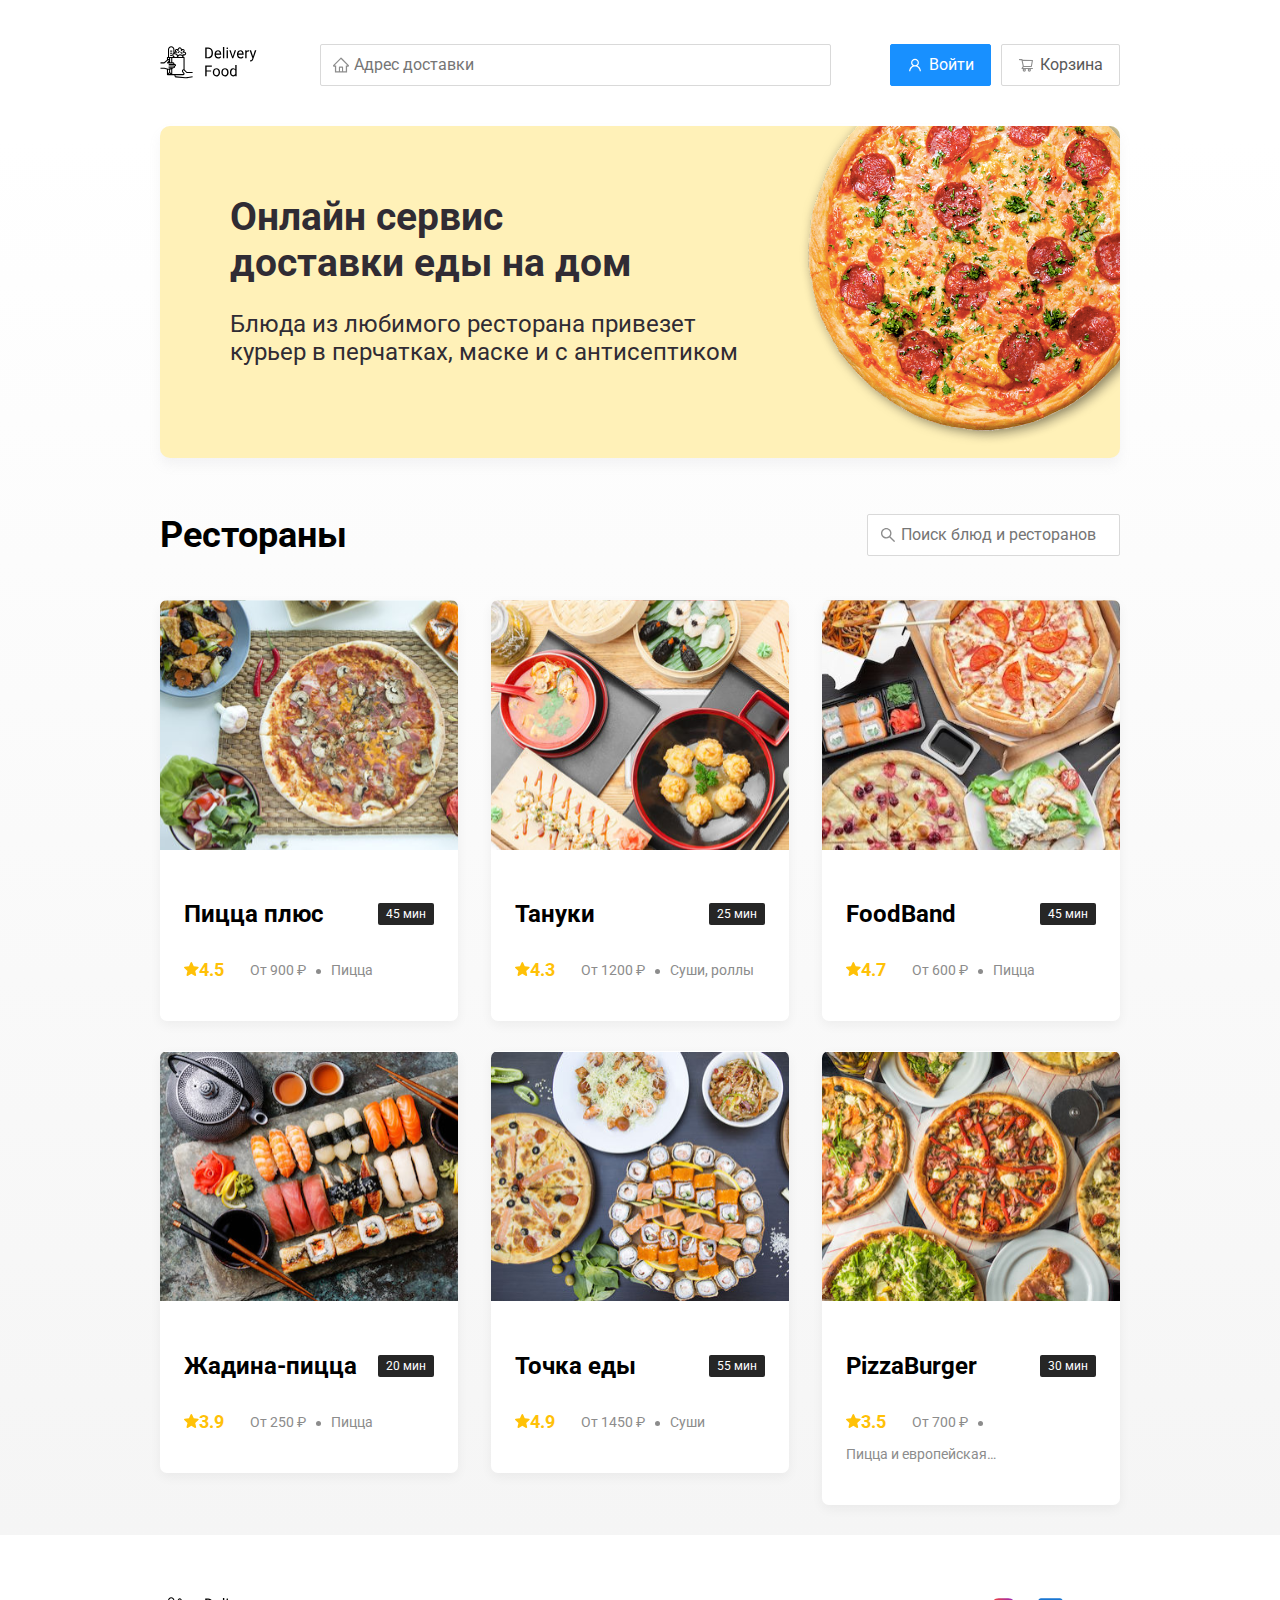
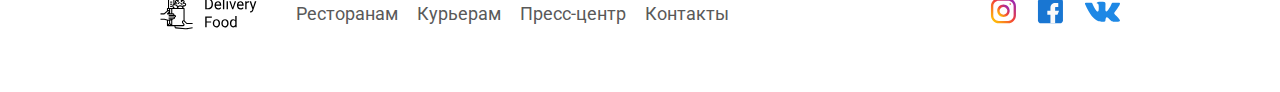
<file: index.html>
<!DOCTYPE html>
<html lang="ru">
<head>
    <meta charset="UTF-8">
    <meta name="viewport" content="width=device-width, initial-scale=1.0">
    <title>Delivery food - доставка еды</title>
    <link 
        href="https://fonts.googleapis.com/css2?family=Roboto:wght@400;700&display=swap" 
        rel="stylesheet"
    />
    <link rel="stylesheet" href="css/normalize.css">
    <link rel="stylesheet" href="css/style.css" />
</head>
<body> 
    <!-- ctrl + / -->
    <div class="container">
        <header class="header">
            <a href="index.html" class="logo">
                <img src="img/logo.svg" alt="Logo"> 
            </a>
            <input type="text" class="input adress-input" placeholder="Адрес доставки">
            <div class="buttons">
                <button class="button button-primary">
                    <img src="img/user.svg" alt="user" class="button-icon">
                    <span class="button-text">
                        Войти
                    </span>
                </button>
                <button class="button">
                    <img src="img/icon_pocket.svg" alt="pocket" class="button-icon">
                    <span class="button-text">
                        Корзина
                    </span>
                </button>
            </div>
        </header>
    </div>
    <!-- /.container -->
    <main class="main">
        <div class="container">
            <section class="promo">
                <h1 class="promo-title">Онлайн сервис <br />доставки еды на дом</h1>
                <p class="promo-text">Блюда из любимого ресторана привезет курьер в перчатках, маске и с антисептиком</p>
            </section>
    
            <section class="restaurants">
                <div class="section-heading">
                    <h2 class="section-title">Рестораны</h2>
                    <input type="text" class="input search-input" placeholder="Поиск блюд и ресторанов">
                </div>
                <div class="cards">
    
                    <a href="restaurant.html" class="card">
                        <img src="img/image.svg" alt="image" class="card-image">
                        <div class="card-text">
                            <div class="card-heading">
                                <h3 class="card-title">Пицца плюс</h3>
                                <span class="card-tag tag">45 мин</span>
                            </div>
                            <!-- /.card-heading -->
                            <div class="card-info">
                                <div class="raiting"><img src="img/star.svg" alt="image star">4.5</div>
                                <div class="price">От 900 ₽</div>
                                <div class="category">Пицца</div>
                            </div>
                        </div>
                        <!-- /.card-text -->
                    </a>
                    <!-- /.card -->
    
                    <a href="restaurant.html" class="card">
                        <img src="img/image2.svg" alt="image" class="card-image">
                        <div class="card-text">
                            <div class="card-heading">
                                <h3 class="card-title">Тануки</h3>
                                <span class="card-tag tag">25 мин</span>
                            </div>
                            <!-- /.card-heading -->
                            <div class="card-info">
                                <div class="raiting"><img src="img/star.svg" alt="image star">4.3</div>
                                <div class="price">От 1200 ₽</div>
                                <div class="category">Суши, роллы</div>
                            </div>
                        </div>
                        <!-- /.card-text -->
                    </a>
                    <!-- /.card -->
    
                    <a href="restaurant.html" class="card">
                        <img src="img/image3.svg" alt="image" class="card-image">
                        <div class="card-text">
                            <div class="card-heading">
                                <h3 class="card-title">FoodBand</h3>
                                <span class="card-tag tag">45 мин</span>
                            </div>
                            <!-- /.card-heading -->
                            <div class="card-info">
                                <div class="raiting"><img src="img/star.svg" alt="image star">4.7</div>
                                <div class="price">От 600 ₽</div>
                                <div class="category">Пицца</div>
                            </div>
                        </div>
                        <!-- /.card-text -->
                    </a>
                    <!-- /.card -->
    
                    <a href="restaurant.html" class="card">
                        <img src="img/image4.svg" alt="image" class="card-image">
                        <div class="card-text">
                            <div class="card-heading">
                                <h3 class="card-title">Жадина-пицца</h3>
                                <span class="card-tag tag">20 мин</span>
                            </div>
                            <!-- /.card-heading -->
                            <div class="card-info">
                                <div class="raiting"><img src="img/star.svg" alt="image star">3.9</div>
                                <div class="price">От 250 ₽</div>
                                <div class="category">Пицца</div>
                            </div>
                        </div>
                        <!-- /.card-text -->
                    </a>
                    <!-- /.card -->
    
                    <a href="restaurant.html" class="card">
                        <img src="img/image5.svg" alt="image" class="card-image">
                        <div class="card-text">
                            <div class="card-heading">
                                <h3 class="card-title">Точка еды</h3>
                                <span class="card-tag tag">55 мин</span>
                            </div>
                            <!-- /.card-heading -->
                            <div class="card-info">
                                <div class="raiting"><img src="img/star.svg" alt="image star">4.9</div>
                                <div class="price">От 1450 ₽</div>
                                <div class="category">Суши</div>
                            </div>
                        </div>
                        <!-- /.card-text -->
                    </a>
                    <!-- /.card -->
    
                    <a href="restaurant.html" class="card">
                        <img src="img/image6.svg" alt="image" class="card-image">
                        <div class="card-text">
                            <div class="card-heading">
                                <h3 class="card-title">PizzaBurger</h3>
                                <span class="card-tag tag">30 мин</span>
                            </div>
                            <!-- /.card-heading -->
                            <div class="card-info">
                                <div class="raiting"><img src="img/star.svg" alt="image star">3.5</div>
                                <div class="price">От 700 ₽</div>
                                <div class="category">Пицца и европейская кухня</div>
                            </div>
                        </div>
                        <!-- /.card-text -->
                    </a>
                    <!-- /.card -->
    
                </div>
                <!-- /.cards -->
            </section>
        </div>
    </main>
    <footer class="footer">
        <div class="container">
            <div class="footer-block">
                <img src="img/logo.svg" alt="" class="footer-logo">
                <nav class="footer-nav">
                    <a href="#" class="footer-link">Ресторанам</a>
                    <a href="#" class="footer-link">Курьерам</a>
                    <a href="#" class="footer-link">Пресс-центр</a>
                    <a href="#" class="footer-link">Контакты</a>
                </nav>
                <div class="social-links">
                    <a href="#" class="social-link"><img src="img/instagram.svg" alt="instagram image"></a>
                    <a href="#" class="social-link"><img src="img/facebook.svg" alt="facebook image"></a>
                    <a href="#" class="social-link"><img src="img/vk.svg" alt="vk image"></a>
                </div>
            </div>
        </div>
    </footer>
</body>
</html>
</file>
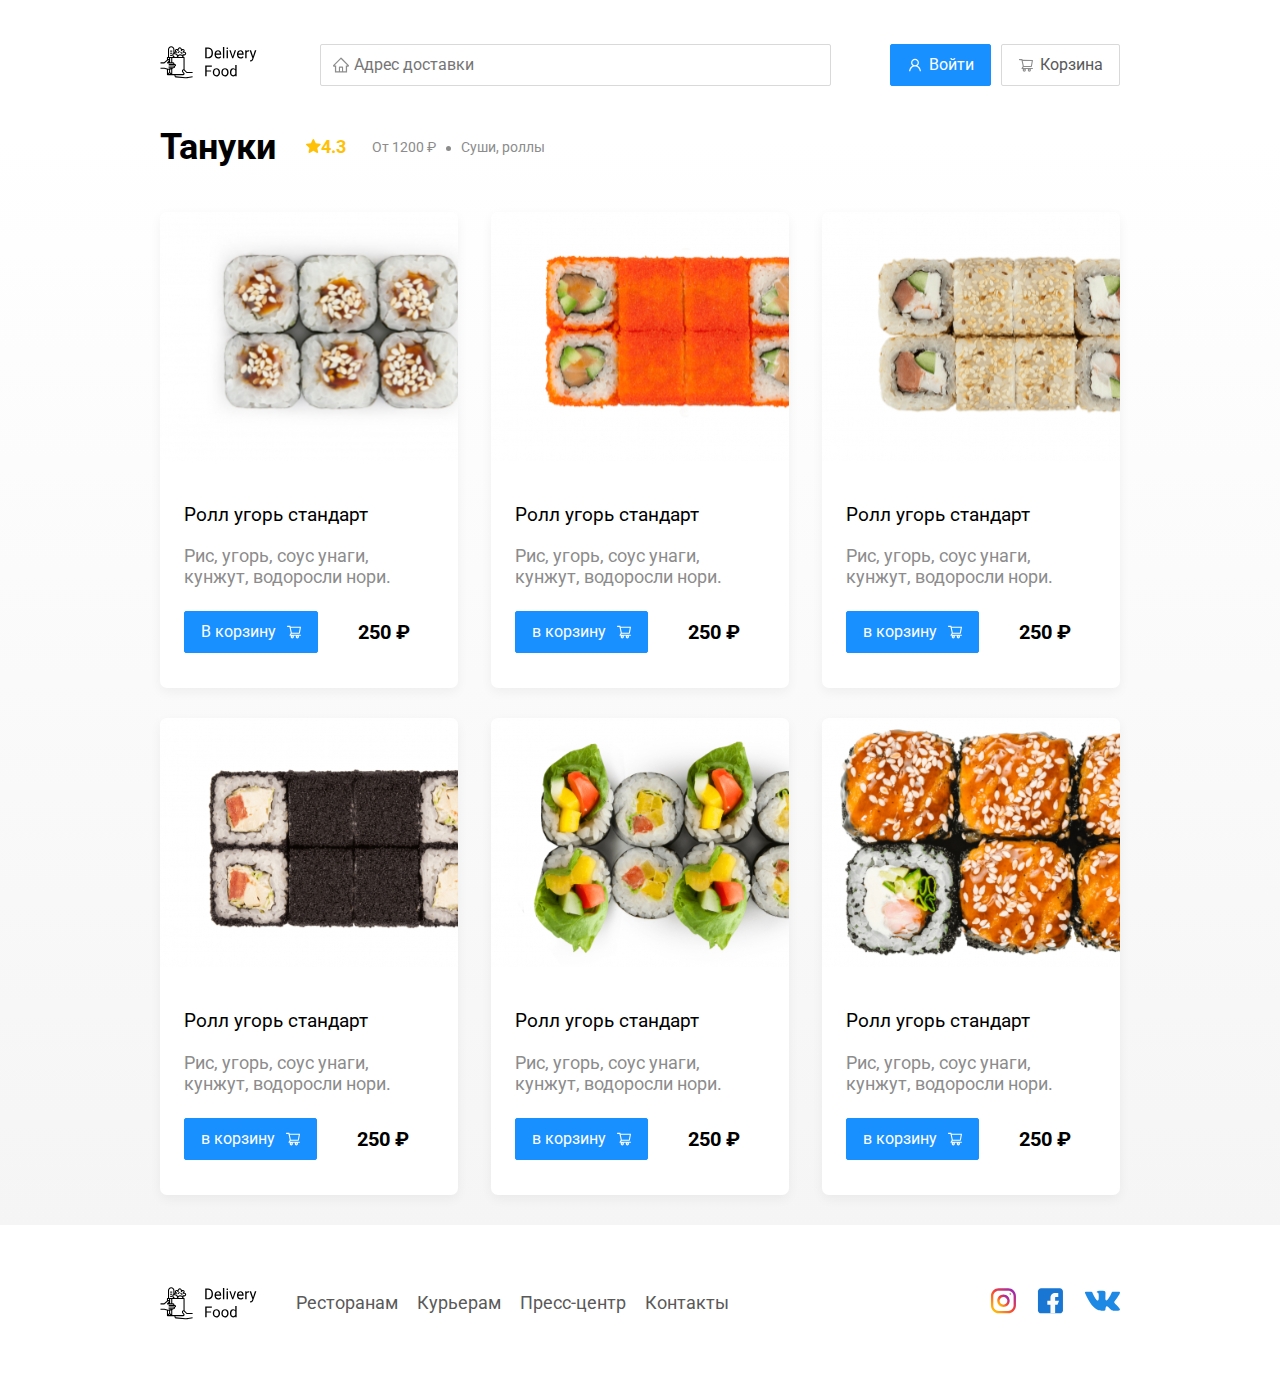
<file: restaurant.html>
<!DOCTYPE html>
<html lang="ru">
<head>
    <meta charset="UTF-8">
    <meta name="viewport" content="width=device-width, initial-scale=1.0">
    <title>Тануки - доставка еды на дом</title>
    <link 
        href="https://fonts.googleapis.com/css2?family=Roboto:wght@400;700&display=swap" 
        rel="stylesheet"
    />
    <link rel="stylesheet" href="css/animate.css" />
    <link rel="stylesheet" href="css/normalize.css">
    <link rel="stylesheet" href="css/style.css" />
</head>
<body> 
    <script src="js/wow.min.js"></script>
    <!-- ctrl + / -->
    <div class="container">
        <header class="header">
            <a href="index.html" class="logo animated fadeInRight delay-0.7s">
                <img src="img/logo.svg" alt="Logo"> 
            </a> 
            <input type="text" class="input adress-input" placeholder="Адрес доставки">
            <div class="buttons">
                <button class="button button-primary">
                    <img src="img/user.svg" alt="user" class="button-icon">
                    <span class="button-text">
                        Войти
                    </span>
                </button>
                <button class="button" id="cart-button">
                    <img src="img/icon_pocket.svg" alt="pocket" class="button-icon">
                    <span class="button-text">
                        Корзина
                    </span>
                </button>
            </div>
        </header>
    </div>
    <!-- /.container -->
    <main class="main">
        <div class="container">
            <section class="restaurants">
                <div class="section-heading">
                    <h2 class="section-title">Тануки</h2>
                    <div class="card-info">
                        <div class="raiting"><img src="img/star.svg" alt="image star">4.3</div>
                        <div class="price">От 1200 ₽</div>
                        <div class="category">Суши, роллы</div>
                    </div>
                </div>
                <div class="cards">
    
                    <div class="card wow fadeInUp" data-wow-delay="0.2s">
                        <img src="img/p2_1.svg" alt="image" class="card-image">
                        <div class="card-text">
                            <div class="card-heading">
                                <h3 class="card-title-reg">Ролл угорь стандарт</h3>
                            </div>
                            <!-- /.card-heading -->
                            <div class="card-info">
                                <div class="ingredients">Рис, угорь, соус унаги, кунжут, водоросли нори.</div>
                            </div>
                            <div class="card-buttons">
                                <button class="button button-primary">
                                    <span class="button-card-text">В&nbsp;корзину</span>
                                    <img src="img/card.svg" alt="" class="button-card-image">
                                </button>
                                <strong class="card-price-bold">250&nbsp;₽</strong>
                            </div>    
                        </div>
                        <!-- /.card-text -->
                    </div>
                    <!-- /.card -->
    
                    <div class="card wow fadeInUp" data-wow-delay="0.3s">
                        <img src="img/p2_2.svg" alt="image" class="card-image">
                        <div class="card-text">
                            <div class="card-heading">
                                <h3 class="card-title-reg">Ролл угорь стандарт</h3>
                            </div>
                            <!-- /.card-heading -->
                            <div class="card-info">
                                <div class="ingredients">Рис, угорь, соус унаги, кунжут, водоросли нори.</div>
                            </div>
                            <div class="card-buttons">
                                <button class="button button-primary">
                                    <span class="button-card-text">в&nbsp;корзину</span>
                                    <img src="img/card.svg" alt="" class="button-card-image">
                                </button>
                                <strong class="card-price-bold">250&nbsp;₽</strong>
                            </div>    
                        </div>
                        <!-- /.card-text -->
                    </div>
                    <!-- /.card -->
    
                    <div class="card wow fadeInUp" data-wow-delay="0.4s">
                        <img src="img/p2_3.svg" alt="image" class="card-image">
                        <div class="card-text">
                            <div class="card-heading">
                                <h3 class="card-title-reg">Ролл угорь стандарт</h3>
                            </div>
                            <!-- /.card-heading -->
                            <div class="card-info">
                                <div class="ingredients">Рис, угорь, соус унаги, кунжут, водоросли нори.</div>
                            </div>
                            <div class="card-buttons">
                                <button class="button button-primary">
                                    <span class="button-card-text">в&nbsp;корзину</span>
                                    <img src="img/card.svg" alt="" class="button-card-image">
                                </button>
                                <strong class="card-price-bold">250&nbsp;₽</strong>
                            </div>    
                        </div>
                        <!-- /.card-text -->
                    </div>
                    <!-- /.card -->
    
                    <div class="card wow fadeInUp" data-wow-delay="0.2s">
                        <img src="img/p2_4.svg" alt="image" class="card-image">
                        <div class="card-text">
                            <div class="card-heading">
                                <h3 class="card-title-reg">Ролл угорь стандарт</h3>
                            </div>
                            <!-- /.card-heading -->
                            <div class="card-info">
                                <div class="ingredients">Рис, угорь, соус унаги, кунжут, водоросли нори.</div>
                            </div>
                            <div class="card-buttons">
                                <button class="button button-primary">
                                    <span class="button-card-text">в&nbsp;корзину</span>
                                    <img src="img/card.svg" alt="" class="button-card-image">
                                </button>
                                <strong class="card-price-bold">250&nbsp;₽</strong>
                            </div>    
                        </div>
                        <!-- /.card-text -->
                    </div>
                    <!-- /.card -->
    
                    <div class="card wow fadeInUp" data-wow-delay="0.3s">
                        <img src="img/p2_5.svg" alt="image" class="card-image">
                        <div class="card-text">
                            <div class="card-heading">
                                <h3 class="card-title-reg">Ролл угорь стандарт</h3>
                            </div>
                            <!-- /.card-heading -->
                            <div class="card-info">
                                <div class="ingredients">Рис, угорь, соус унаги, кунжут, водоросли нори.</div>
                            </div>
                            <div class="card-buttons">
                                <button class="button button-primary">
                                    <span class="button-card-text">в&nbsp;корзину</span>
                                    <img src="img/card.svg" alt="" class="button-card-image">
                                </button>
                                <strong class="card-price-bold">250&nbsp;₽</strong>
                            </div>    
                        </div>
                        <!-- /.card-text -->
                    </div>
                    <!-- /.card -->
    
                    <div class="card wow fadeInUp" data-wow-delay="0.4s">
                        <img src="img/p2_6.svg" alt="image" class="card-image">
                        <div class="card-text">
                            <div class="card-heading">
                                <h3 class="card-title-reg">Ролл угорь стандарт</h3>
                            </div>
                            <!-- /.card-heading -->
                            <div class="card-info">
                                <div class="ingredients">Рис, угорь, соус унаги, кунжут, водоросли нори.</div>
                            </div>
                            <div class="card-buttons">
                                <button class="button button-primary">
                                    <span class="button-card-text">в&nbsp;корзину</span>
                                    <img src="img/card.svg" alt="" class="button-card-image">
                                </button>
                                <strong class="card-price-bold">250&nbsp;₽</strong>
                            </div>    
                        </div>
                        <!-- /.card-text -->
                    </div>
                    <!-- /.card -->
    
                </div>
                <!-- /.cards -->
            </section>
        </div>
    </main>
    <footer class="footer">
        <div class="container">
            <div class="footer-block">
                <img src="img/logo.svg" alt="logo" class="footer-logo">
                <nav class="footer-nav">
                    <a href="#" class="footer-link">Ресторанам</a>
                    <a href="#" class="footer-link">Курьерам</a>
                    <a href="#" class="footer-link">Пресс-центр</a>
                    <a href="#" class="footer-link">Контакты</a>
                </nav>
                <div class="social-links">
                    <a href="#" class="social-link"><img src="img/instagram.svg" alt="instagram image"></a>
                    <a href="#" class="social-link"><img src="img/facebook.svg" alt="facebook image"></a>
                    <a href="#" class="social-link"><img src="img/vk.svg" alt="vk image"></a>
                </div>
            </div>
        </div>
    </footer>
    <div class="modal">
        <div class="modal-dialog">
            <div class="modal-header">
                <h3 class="modal-title">Корзина</h3>
                <button class="close">&times;</button>
            </div>
            <!-- /.modal-header -->
            <div class="modal-body">
                <div class="food-row">
                    <div class="food-name">Ролл угорь стандарт</div>
                    <strong class="food-price">250&nbsp;₽</strong>
                    <div class="food-counter">
                        <button class="counter-button">-</button>
                        <span class="counter">1</span>
                        <button class="counter-button">+</button>
                    </div>
                </div>
                <!-- /.foods-row -->
                <div class="food-row">
                    <div class="food-name">Ролл угорь стандарт</div>
                    <strong class="food-price">250&nbsp;₽</strong>
                    <div class="food-counter">
                        <button class="counter-button">-</button>
                        <span class="counter">1</span>
                        <button class="counter-button">+</button>
                    </div>
                </div>
                <!-- /.foods-row -->
                <div class="food-row">
                    <div class="food-name">Ролл угорь стандарт</div>
                    <strong class="food-price">250&nbsp;₽</strong>
                    <div class="food-counter">
                        <button class="counter-button">-</button>
                        <span class="counter">1</span>
                        <button class="counter-button">+</button>
                    </div>
                </div>
                <!-- /.foods-row -->
                <div class="food-row">
                    <div class="food-name">Ролл угорь стандарт</div>
                    <strong class="food-price">250&nbsp;₽</strong>
                    <div class="food-counter">
                        <button class="counter-button">-</button>
                        <span class="counter">1</span>
                        <button class="counter-button">+</button>
                    </div>
                </div>
                <!-- /.foods-row -->
                <div class="food-row">
                    <div class="food-name">Ролл угорь стандарт</div>
                    <strong class="food-price">250&nbsp;₽</strong>
                    <div class="food-counter">
                        <button class="counter-button">-</button>
                        <span class="counter">1</span>
                        <button class="counter-button">+</button>
                    </div>
                </div>
                <!-- /.foods-row -->
            </div>
            <!-- /.modal-body -->
            <div class="modal-footer">
                <span class="modal-pricetag">1250&nbsp;₽</span>
                <div class="footer-buttons">
                    <button class="button button-primary">Оформить заказ</button>
                    <button class="button">Отменить заказ</button>
                </div>
            </div>
        </div>
    </div>
    <script src="js/main.js"></script>
    <!-- <script src="/js/wow.min.js"></script> -->
</body>
</html>
</file>
<file: css/style.css>
* {
    box-sizing: border-box;
}

body {
    font-family: 'Roboto', sans-serif;
    padding-top: 44px;
}

.main {
    background: linear-gradient(180deg, rgba(245, 245, 245, 0) 1.04%, #F5F5F5 100%);
}

.container {
    /* border: 1px solid red; */
    max-width: 1200px;
    margin: auto;
}

.header {
    display: flex;
    align-items: center;
    justify-content: space-between;
    margin-bottom: 40px;
}

.input {
    background: #FFFFFF;
    border: 1px solid #d9d9d9;
    border-radius: 2px;
    /* height: 40px;  */
    font-size: 16px;
    line-height: 24px;
    padding: 8px;
    padding-left: 33px;
    background-repeat: no-repeat;
    background-position: left 11px center;  
}

.adress-input {
    flex: 0.8;
    background-image: url(../img/home.svg);
}

.search-input {
    /* width: 300px; */
    flex: 0.3;
    background-image: url(../img/search.svg);
    margin-left: auto;
}

.buttons {
    display: flex;
    align-items: center;
}

.button {
    display: flex;
    align-items: center;
    padding: 8px 16px;
    background: #FFFFFF;
    border: 1px solid #D9D9D9;
    box-sizing: border-box;
    box-shadow: 0px 0px 2px rgba(0, 0, 0, 0.0015);
    border-radius: 2px;
    font-size: 16px;
    line-height: 24px;
    color: #595959;
}

.button-primary {
    background: #1890FF;
    border: 1px solid #1890FF;
    color: #fff;
    margin-right: 10px;
}

.button-icon {
    margin-right: 6px;
    vertical-align: middle;
}

.button-text {
    vertical-align: middle;
}

.button-card-text {
    margin-right: 10px;
}

.promo {
    box-shadow: 0px 7px 12px rgba(158, 158, 163, 0.1);
    background: #FFF1B8 url(../img/pizza.png) no-repeat top -216px right -105px / 537px;
    border-radius: 10px;
    padding: 68px 70px;
    margin-bottom: 56px;
}

.promo-title {
    margin: 0;
    font-style: normal;
    font-weight: bold;
    font-size: 39px;
    line-height: 46px;
    color: #302C34;
}

.promo-text {
    font-style: normal;
    font-weight: normal;
    font-size: 24px;
    line-height: 28px;
    color: #302C34;
    max-width: 538px;
}

.section-heading {
    display: flex;
    align-items: center;
    margin-bottom: 44px;
}

.section-title {
    font-style: normal;
    font-weight: bold;
    font-size: 36px;
    line-height: 42px;
    margin: 0;
    color: #000000;
    margin-right: 30px;
}

.cards {
    display: flex;
    flex-wrap: wrap;
    align-items: flex-start;
    justify-content: space-between;
}

.card {
    background: #FFFFFF;
    box-shadow: 0px 4px 12px rgba(0, 0, 0, 0.05);
    border-radius: 7px;
    overflow: hidden;
    margin-bottom: 30px;
    flex-basis: 31%;
    text-decoration: none;
}

.card-image {
    width: 384px;
    height: 250px;
    object-fit: cover;
    /* width: 100%; */
}

.card-text {
    padding-top: 20px;
    padding-bottom: 35px;
    padding-left: 24px;
    padding-right: 24px;
}

.card-heading {
    display: flex;
    align-items: center;
    justify-content: space-between;
}

.card-title {
    font-style: normal;
    font-weight: bold;
    font-size: 24px;
    line-height: 32px;
    color: #000000;
}

.card-title-reg {
    font-weight: 400;
}

.card-tag {
    font-style: normal;
    font-weight: normal;
    font-size: 12px;
    line-height: 20px;
    color: #ffffff;
    background: #262626;
    border-radius: 2px;
    padding: 1px 8px;
}

.card-info {
    display: flex;
    align-items: center;
    flex-wrap: wrap;
}

.card-buttons {
    display: flex;
    align-items: center;
    margin-top: 24px;
}

.card-price-bold {
    font-weight: bold;
    font-size: 20px;
    line-height: 32px;
}

.card-price-bold {
    font-weight: bold;
    font-size: 20px;
    line-height: 32px;
    margin-left: 30px;
}

.raiting {
    margin-right: 26px;
    color: #FFC107;
    font-style: normal;
    font-weight: bold;
    font-size: 18px;
    line-height: 32px;
}

.price, .category {
    color: #8C8C8C;
    font-size: 18px;
    line-height: 32px;
}

.ingredients {
    font-size: 18px;
    line-height: 21px;
    color: #8C8C8C;
}

.category {
    text-overflow: ellipsis;
    white-space: nowrap;
    overflow: hidden;
    max-width: 150px;
}

.price::after {
    content: "";
    width: 5px;
    height: 5px;
    background-color: #8C8C8C;
    display: inline-block;
    vertical-align: middle;
    border-radius: 50%;
    margin-left: 10px;
    margin-right: 10px;
}

.footer {
    padding: 60px 0;
}

.footer-block {
    display: flex;
    align-items: center;
    justify-content: space-between;

}

.footer-nav {
    margin-right: auto;
    margin-left: 35px;
}

.footer-link {
    color: #595959;
    display: inline-block;
    font-style: normal;
    font-weight: normal;
    font-size: 18px;
    line-height: 21px;
    text-decoration: none;
}

.footer-link:not(:last-child){
    margin-right: 15px;
}

.social-links {
    display: flex;
    align-items: center;
}

.social-link:not(:last-child) {
    margin-right: 21px;
}

.modal {
    position: fixed;
    left: 0;
    top: 0;
    width: 100%;
    height: 100%;
    background: rgba(0, 0, 0, 0.4);
    display: none;
}

.is-open {
    display: flex;
}

.modal-dialog {
    max-width: 780px;
    max-height: 552px;
    height: 95%;
    width: 95%;
    background: #FFFFFF;
    border-radius: 5px;
    margin: auto;
    padding: 40px 45px;
    overflow-y: scroll;
}

.modal-header {
    display: flex;
    align-items: center;
    justify-content: space-between;
    margin-bottom: 45px;
}

.modal-title {
    font-weight: bold;
    font-size: 36px;
    line-height: 42px;
    margin: 0;
}

.close {
    font-size: 36px;
    border: none;
    background-color: transparent;
}

.modal-body {
    margin-bottom: 60px;
}

.food-row {
    display: flex;
    align-items: flex-start;
    justify-content: space-between;
    padding-bottom: 8px;
    border-bottom: 1px solid #D9D9D9;
    margin-bottom: 15px;
}

.food-name {
    font-weight: normal;
    font-size: 18px;
    line-height: 32px;
}

.food-price {
    margin-left: auto;
    margin-right: 47px;
    font-weight: bold;
    font-size: 20px;
    line-height: 32px;
}

.food-counter {
    display: flex;
    align-items: center;
}

.counter-button {
    display: flex;
    align-items: center;
    background: #FFFFFF;
    border: 1px solid #40A9FF;
    box-sizing: border-box;
    border-radius: 2px;
    width: 39px;
    height: 32px;
    justify-content: center;
    font-weight: normal;
    font-size: 14px;
    line-height: 22px;
    color: #40A9FF;
}

.counter {
    font-weight: normal;
    font-size: 16px;
    line-height: 24px;
    margin-left: 13px;
    margin-right: 13px;
}

.modal-footer {
    display: flex;
    align-items: center;
    justify-content: space-between;
}

.footer-buttons {
    display: flex;
    align-items: center;
}

.modal-pricetag {
    background: #262626;
    border-radius: 5px;
    width: 106px;
    height: 53.49px;
    color: #FAFAFA;
    font-weight: bold;
    font-size: 20px;
    line-height: 23px;
    padding: 15px 20px;
}

@media (max-width: 1366px) {
    .container {
        max-width: 960px;
    }
    .promo {
        background-size: 420px;
        background-position: top -100px right -80px ;
    }
    .category, .price {
        font-size: 14px;
    }
}

@media (max-width: 992px) {
    .container {
        max-width: 750px;
    }
    .promo {
        padding: 40px;
        background-size: 350px;
        background-position: top -80px right -100px ;
    }
    .promo-text {
        font-size: 18px;
        max-width: 400px;
    }
    .card {
        flex-basis: 49%;
    }
    .footer-link {
        font-size: 16px;
    }
}

@media (max-width: 768px) {
    .container {
        max-width: 560px;
    }
    .card .raiting {
        flex-basis: 100%;
    }
    .category {
        max-width: 140px;
    }
    .card-title {
        font-size: 18px;
    }
    .promo-title {
        font-size: 24px;
        line-height: 1.4;
    }
    .promo-text {
        font-size: 16px;
        line-height: 1.4;
        margin-top: 0;
        max-width: 350px;
    }
    .promo {
        padding: 40px;
        background-size: 290px;
        background-position: top -77px right -120px ;
    }
    .adress-input {
        width: 180px;
    }
}

@media (max-width: 578px) {
    .container{
        width: 90%;
    }
    .header {
        flex-wrap: wrap;
    }
    .adress-input {
        margin-top: 15px;
        order: 5;
        flex: 1;
    }
    .promo {
        background-image: none;
    }
    .promo-title {
        margin-bottom: 10px; 
    }
    .section-title {
        font-size: 20px;
    }
    .input {
        max-height: 30px;
    }
    .card {
        flex-basis: 100%;
    }
    .card-image {
        width: 100%;
    }
    .footer-block {
        align-items: flex-start;
    }
    .footer-nav {
        margin-left: 0;
        margin-right: 0;
        order: 0;
        flex-direction: column;
    }
    .footer-logo {
        margin-right: 15px;
        order: 1;
    }
    .social-links {
        order: 2;
    }
}

@media (max-width: 480px) {
    .button-text {
         display: none;
    }
    .button {
        min-height: 30px;
    }
    .button-icon {
        margin: 0;
    }
    .section-heading {
        flex-wrap: wrap;
    }
    .promo {
        padding: 20px;
    }
    .footer-block{
        flex-wrap: wrap;
        flex-direction: column;
        align-items: center;
    }
    .footer-logo {
        order: 0;
        margin-bottom: 20px;
    }
    .footer-nav {
        margin-bottom: 20px;
        text-align: center;
    }
    .footer-link:not(:last-child) {
        margin-right: 0;
    }
}
</file>
